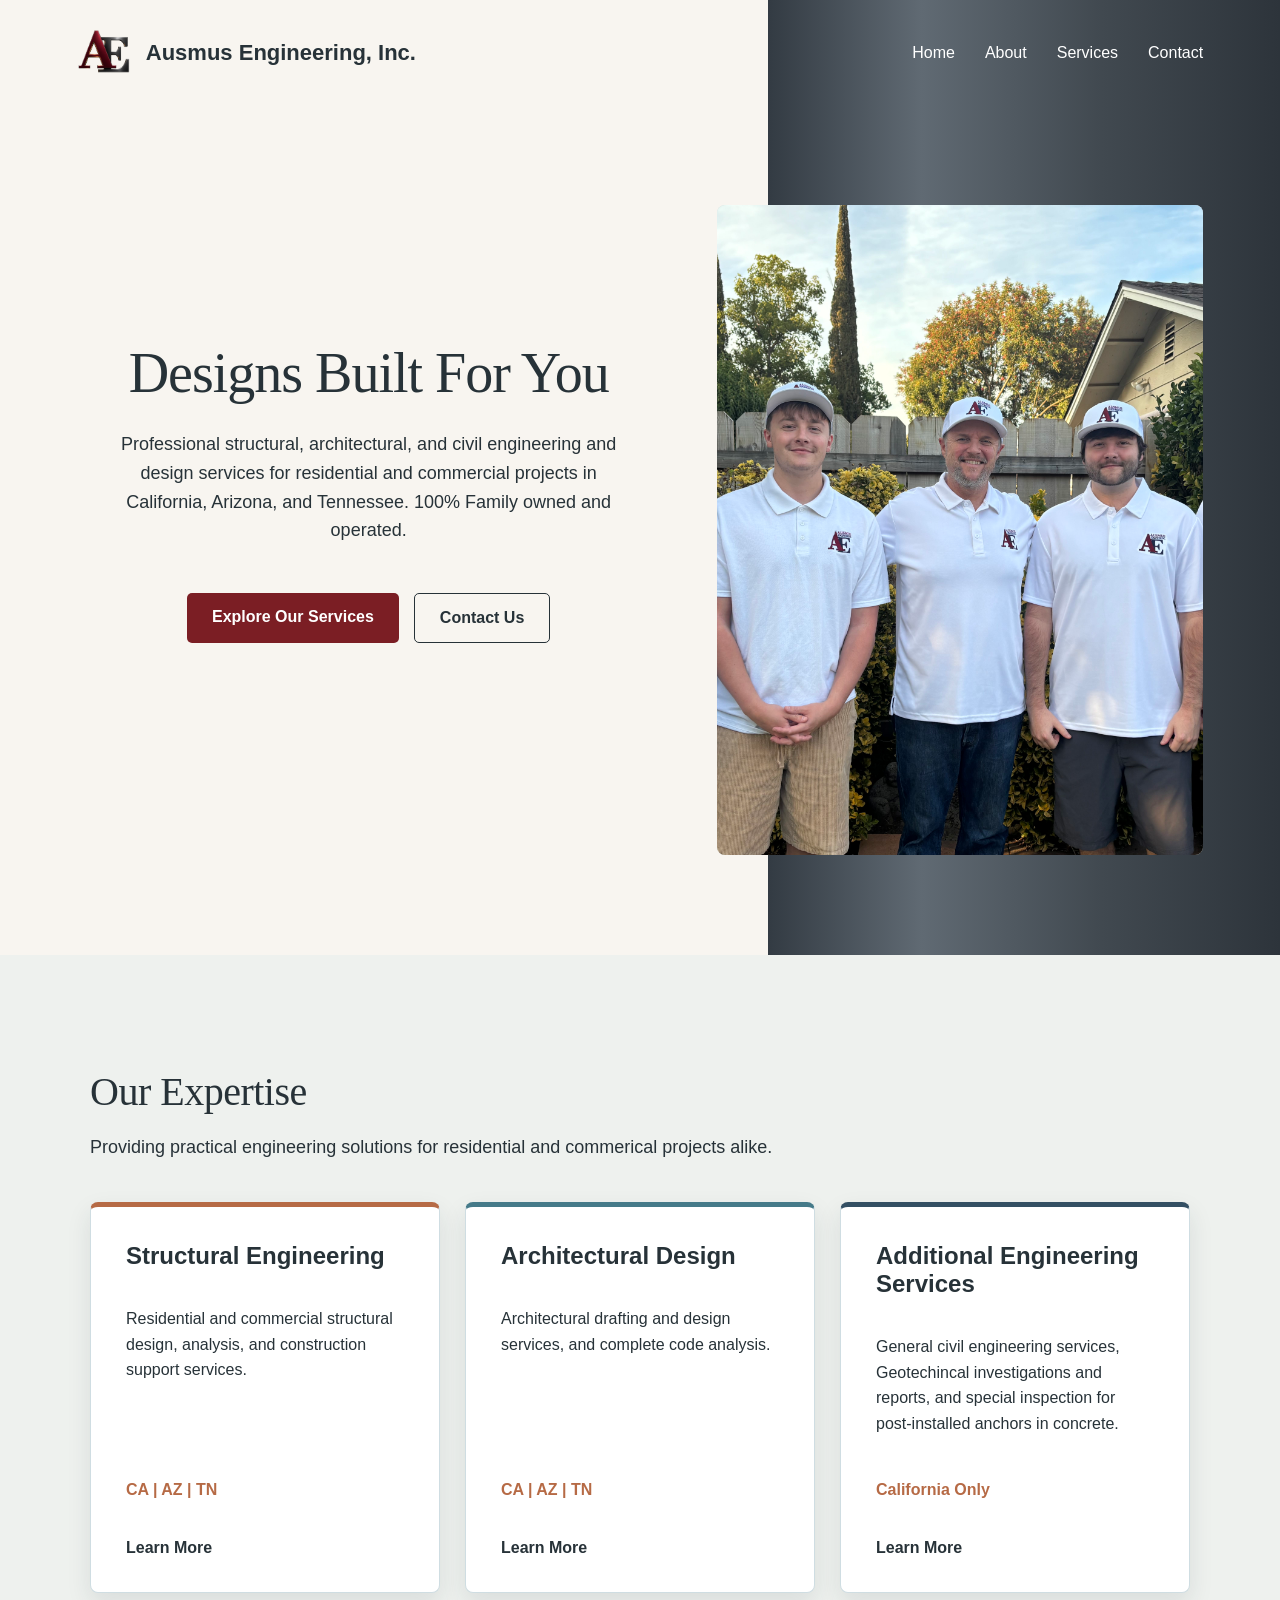
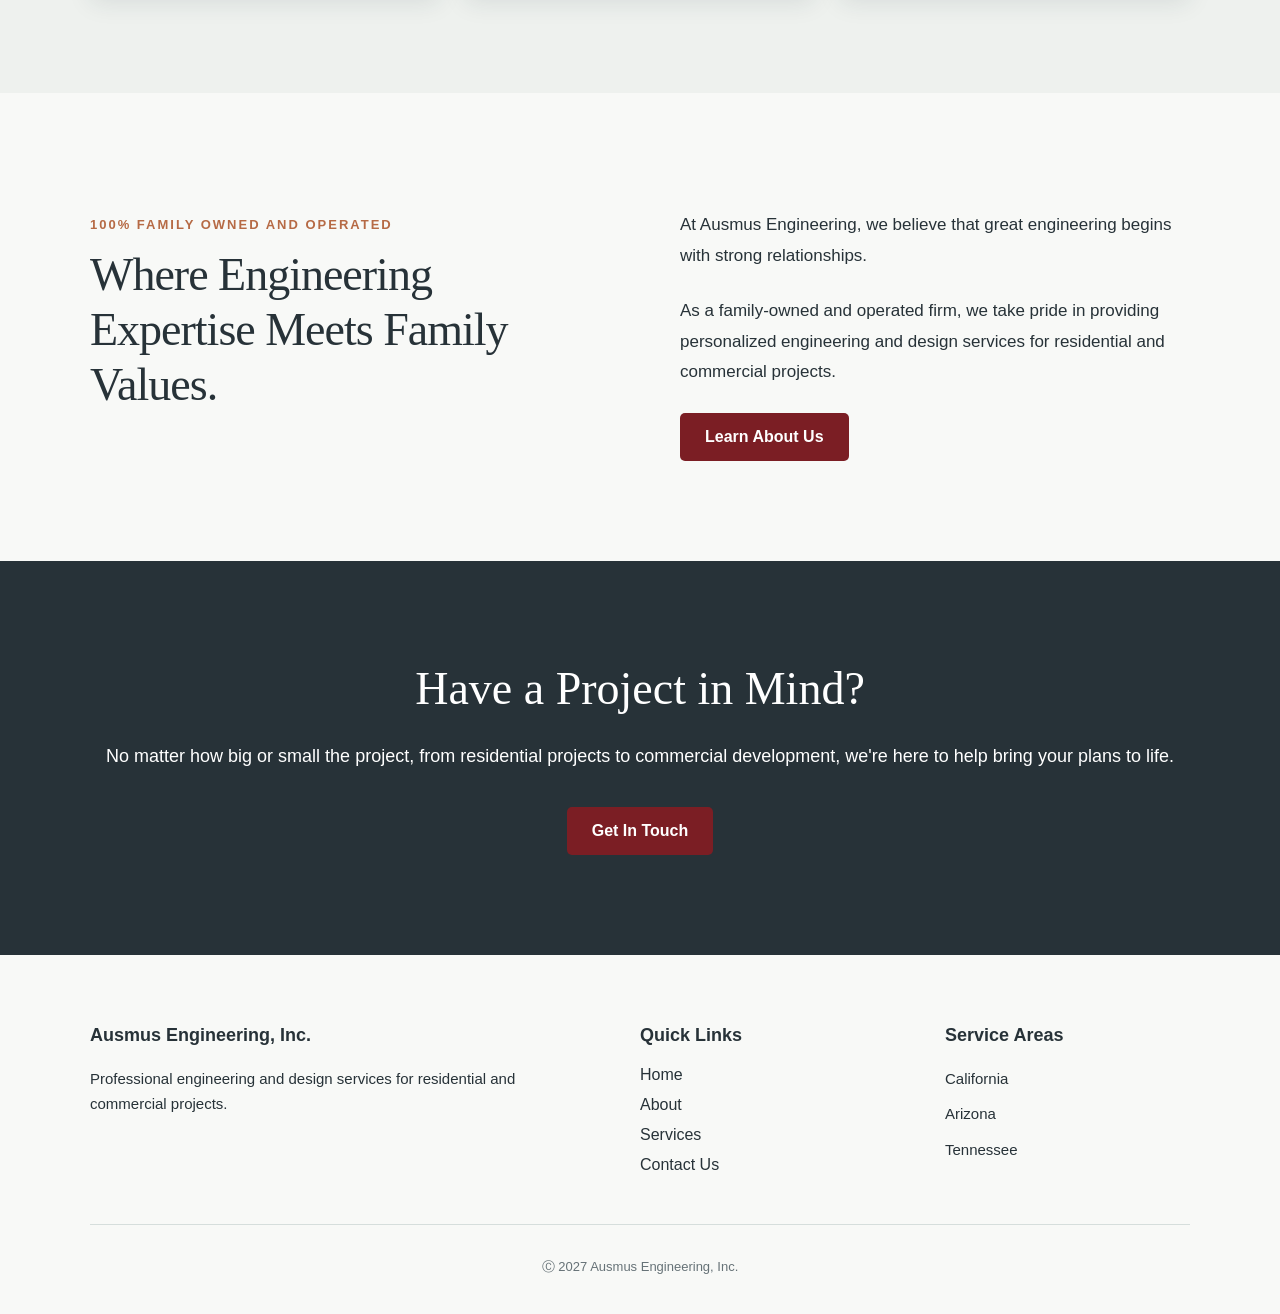
<file: index.html>
<!DOCTYPE html>
<html lang="en">

<head>
    <meta charset="UTF-8">
    <meta name="viewport"
    content="width=device-width, initial-scale=1.0">

    <title>Structural Engineering in CA, AZ, & TN | Ausmus Engineering</title>

    <meta
        name="description"
        content="Ausmus Engineering provides structural engineering and architectural design 
        for residential and commercial projects in California, Arizona, and Tennessee. As well
        as resolving buildings constructed without permits/unpermitted. Family-owned.
        Contact out team." >

    <link rel="stylesheet" href="styles.css"> 

    <link rel="icon" type="image/png" sizes="48x48" href="/images/newlogo.png"> 

</head>

<body class="home-page"> 

    <header class="site-header">

        <div class="site-brand">

            <a href="index.html" aria-label="Ausmus Engineering homepage">
                <img
                    src="images/newlogo.png"
                    alt=""
                    class="site-logo"
                >

            </a>

            <h2>Ausmus Engineering, Inc.</h2>

        </div>
        
        <button 
            class="menu-toggle"
            type="button"
            aria-label="Open navigation menu"
            aria-expanded="false"
            aria-controls="site-navigation"
        >
            ☰
        </button>

        <nav class="site-nav" id="site-navigation">

            <a href="index.html">Home</a>
            <a href="about.html">About</a>
            <a href="services.html">Services</a>
            <a href="contact.html">Contact</a>

        </nav>

    </header>

    <main>

        <section class="hero">
            
            <div class="hero-text">

                <div class="hero-copy-box">

                <h1>Designs Built For You</h1>

                <p>
                Professional structural, architectural, and civil engineering and design services for residential
                and commercial projects in California, Arizona, and Tennessee. 100% Family owned and operated. 
                </p>

                </div>

                <div class="hero-buttons">

                    <a href="services.html" class="button button-primary">
                        Explore Our Services
                    </a>

                    <a href="contact.html" class="button button-secondary">
                        Contact Us
                    </a>

                </div>

            </div>

            <div class="hero-image">
                <img src="images/group.jpeg" alt="The Ausmus Engineering Team">
            </div>

        </section>

        <section class="services-preview">

            <div class="services-heading">

                <h2>Our Expertise</h2>

                <p> Providing practical engineering solutions for residential and commerical projects alike.</p>

            </div>

            <div class="services-grid">

                <div class="service-card">

                    <h3>Structural Engineering</h3>

                    <p> Residential and commercial structural design, analysis, and construction support services.</p>

                    <p class="service-region"> 
                        CA | AZ | TN </p>

                        <a href="services.html"> Learn More </a>

                </div>

                <div class="service-card">

                    <h3> Architectural Design </h3>

                    <p> Architectural drafting and design services, and complete code analysis. </p>

                    <p class="service-region">
                        CA | AZ | TN
                    </p>

                    <a href="services.html"> Learn More </a>

            </div>

            <div class="service-card">

                <h3> Additional Engineering Services</h3>

                <p> General civil engineering services, Geotechincal investigations and reports,
                    and special inspection for post-installed anchors in concrete.
                </p>

                <p class="service-region">
                    California Only
                </p>

                <a href="services.html"> Learn More </a>

            </div>

            </div>
        
        </section>

        <section class="about-preview">

            <div class="about-preview-inner">

                <div class="about-preview-title">

                <p class="eyebrow">
                    100% Family Owned and Operated
                </p>

                <h2> Where Engineering Expertise Meets Family Values. </h2>

            </div>

            <div class="about-preview-content">

                <p> At Ausmus Engineering, we believe that great engineering begins with strong relationships. </p>

                <p> As a family-owned and operated firm, we take pride in providing personalized engineering and
                    design services for residential and commercial projects. 
                </p>

                <a href="about.html" class="button button-primary"> Learn About Us </a>

            </div>

        </div>

        </section>

        <section class="contact-cta">
            
            <div class="contact-cta-content">

                <h2> Have a Project in Mind? </h2>

                <p> No matter how big or small the project, from residential projects to commercial development,
                    we're here to help bring your plans to life.
                </p>

                <a href="contact.html" class="button button-primary"> Get In Touch </a>

            </div>

        </section>

    </main>

    <footer class="site-footer">

        <div class="footer-container">

            <div class="footer-column">

                <h3> Ausmus Engineering, Inc. </h3>

                <p> Professional engineering and design services for residential and commercial projects. </p>

            </div>

            <div class="footer-column">

                <h3> Quick Links </h3>

                <nav class="footer-nav">

                    <a href="index.html"> Home </a>
                    <a href="about.html"> About </a>
                    <a href="services.html"> Services </a>
                    <a href="contact.html"> Contact Us </a>

                </nav>

            </div>

            <div class="footer-column">

                <h3> Service Areas </h3>

                <p> California </p>
                <p> Arizona </p>
                <p> Tennessee </p>

            </div>

        </div>

        <div class="footer-bottom">

            <p> Ⓒ 2027 Ausmus Engineering, Inc. </p>
            
        </div>
        
    </footer>

    <script src="script.js"></script>
    
</body>
</html>
</file>
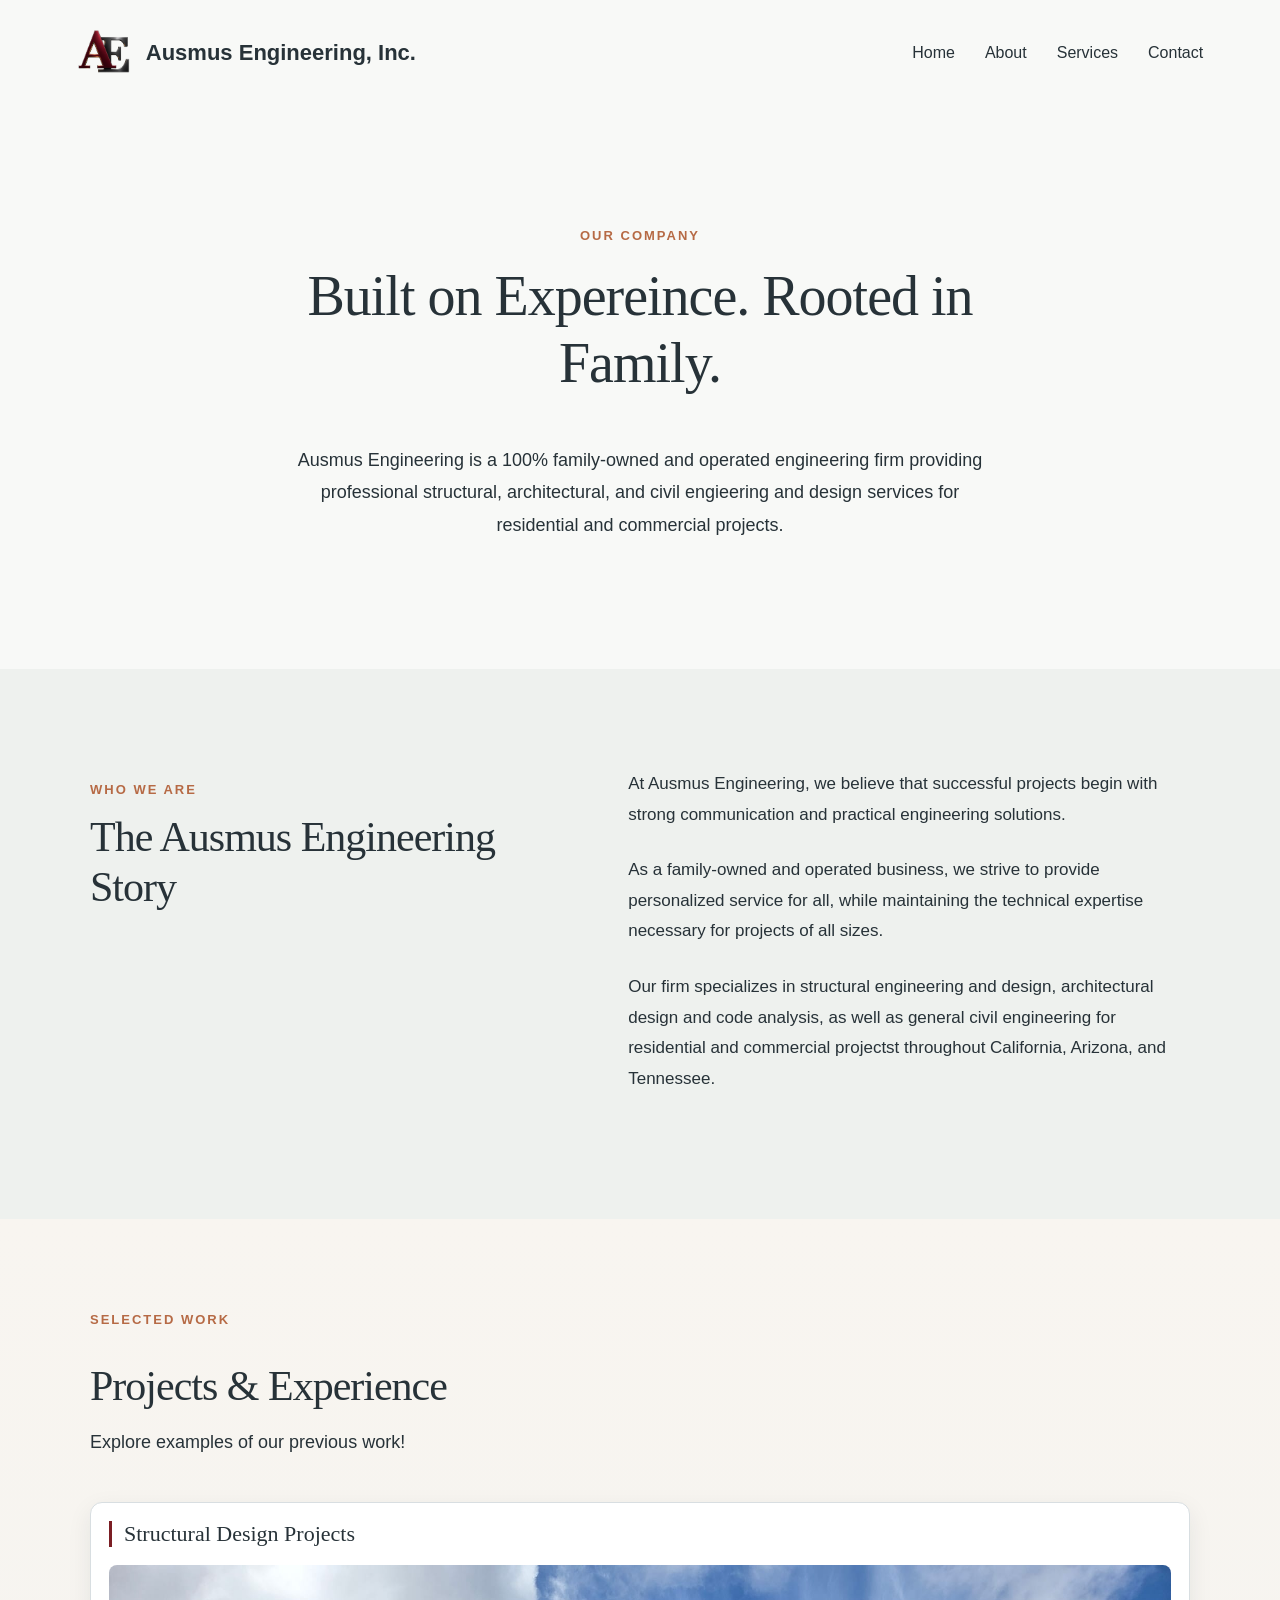
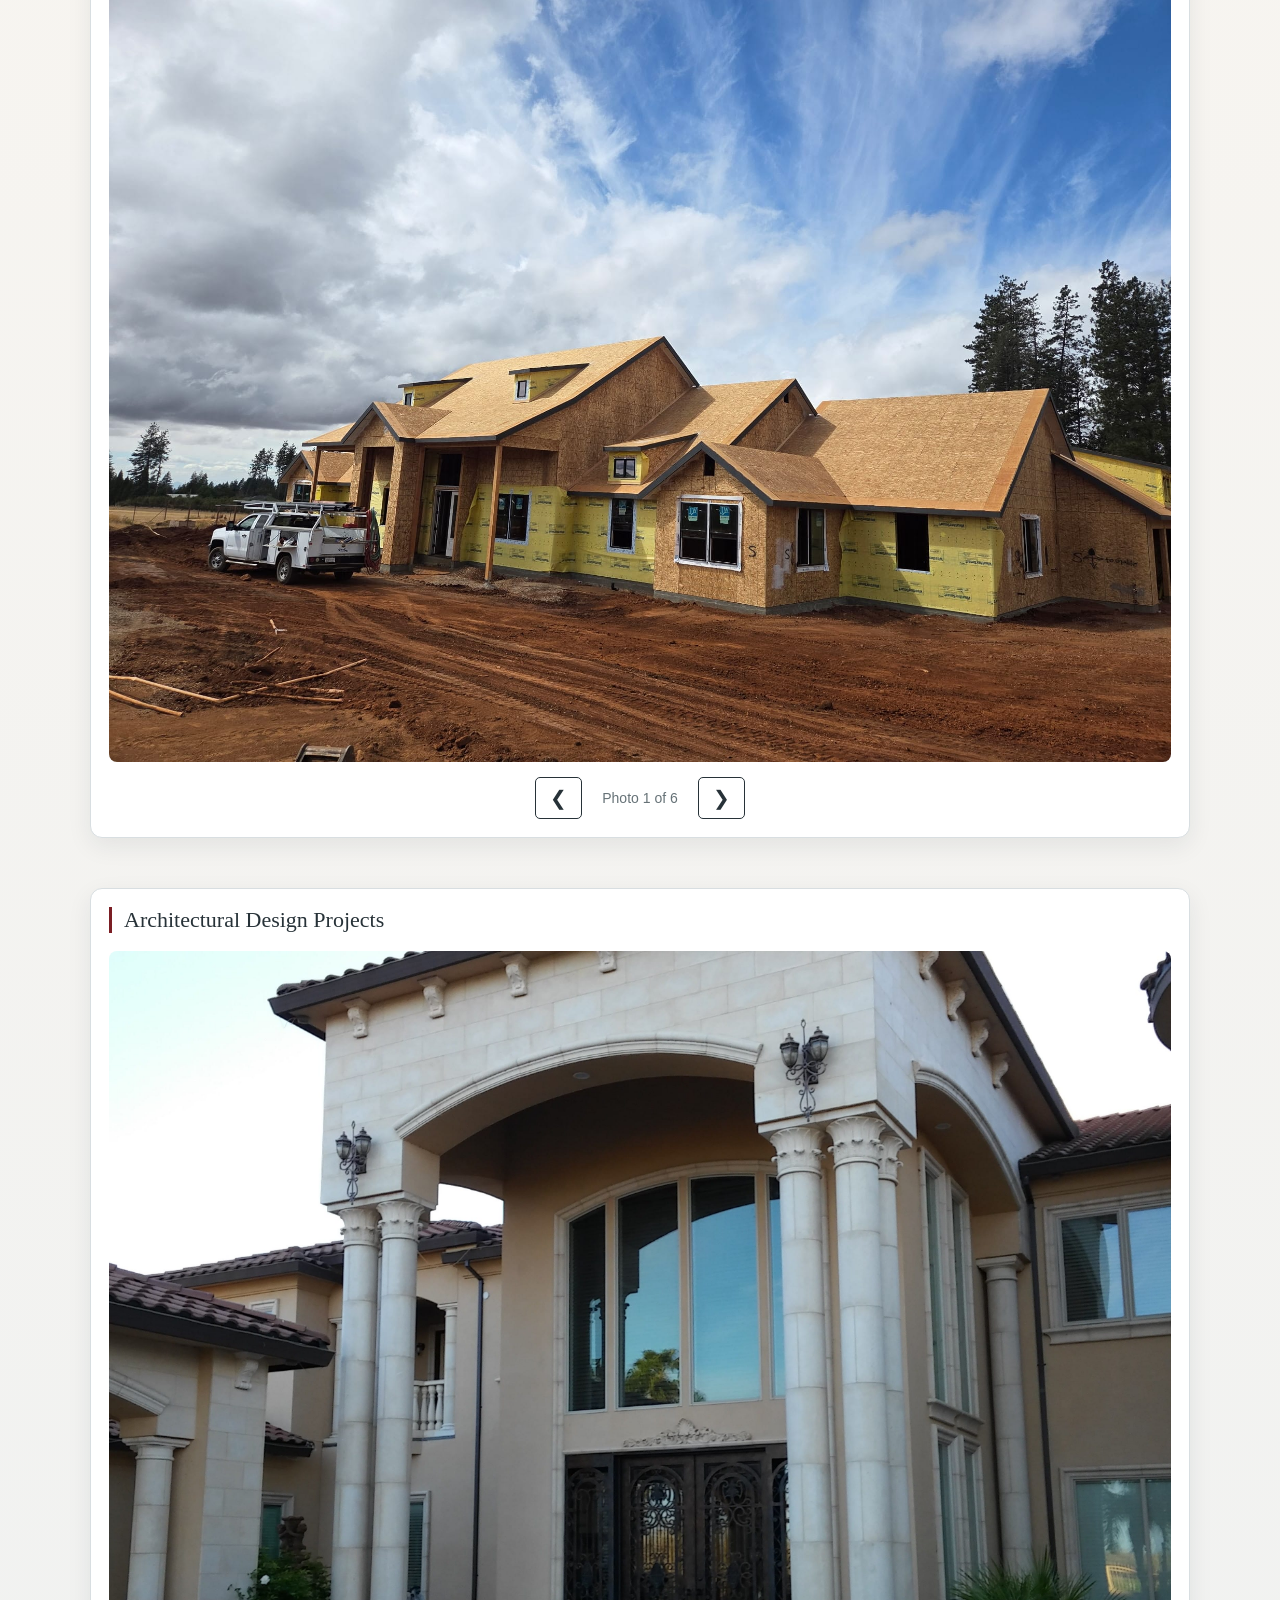
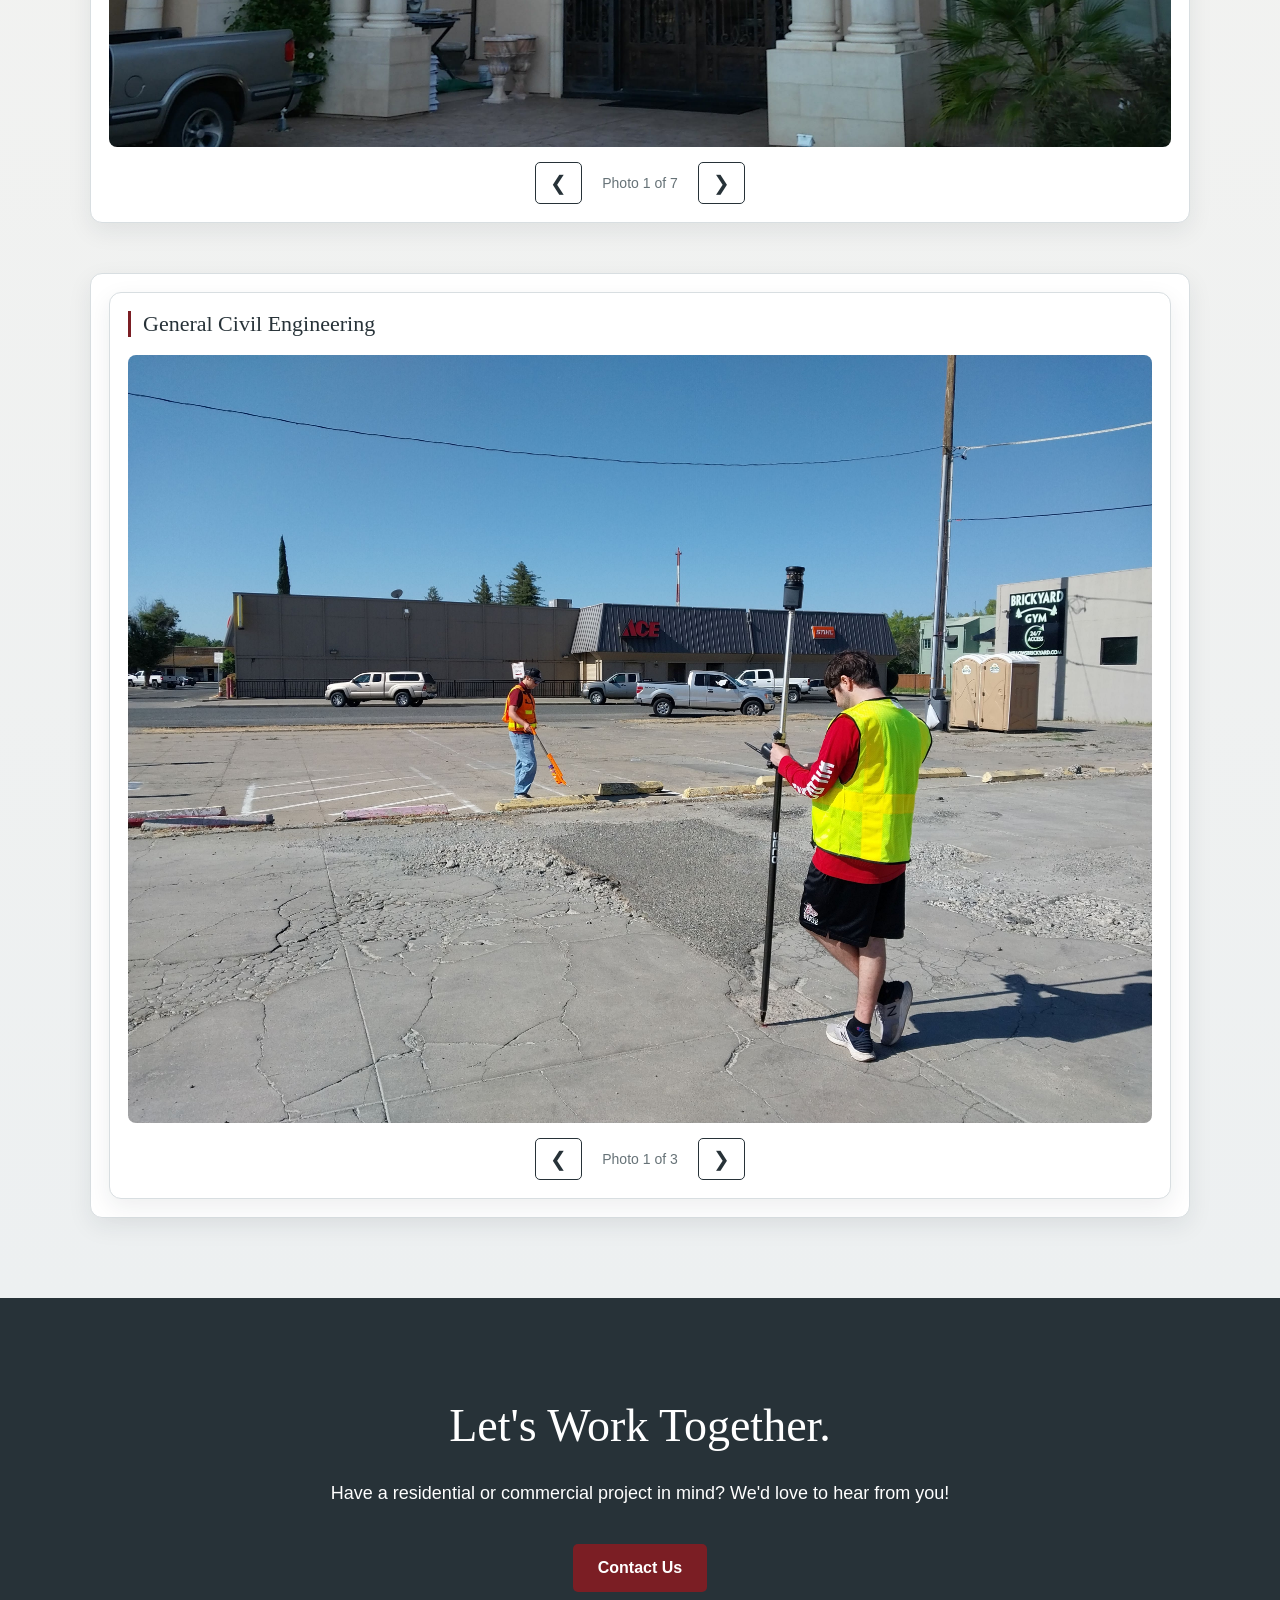
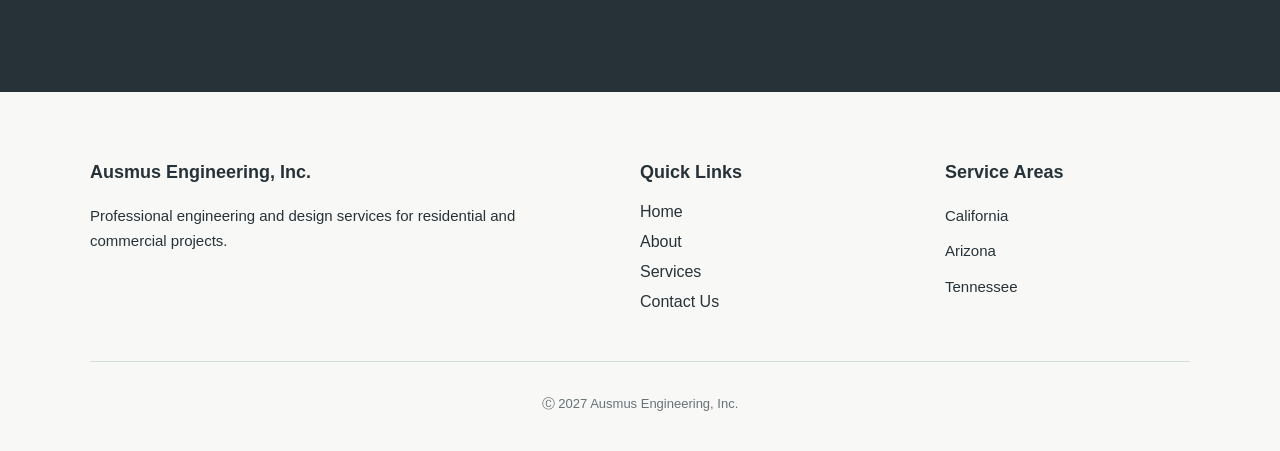
<file: about.html>
<!DOCTYPE html>
<html lang="en">

<head>
    <meta charset="UTF-8">
    <meta name="viewport"
    content="width=device-width, initial-scale=1.0">

    <title> About Our Family-Owned Engineering Firm | Ausmus Engineering, Inc. </title>

    <meta
        name="description"
        content="Meet Ausmus Engineering, a family-owned engineering firm serving residential
        and commercial clients in California, Arizona, and Tennessee. Explore our story and projects"
    >

    <link rel="stylesheet" href="styles.css"> 

    <link rel="icon" type="image/png" sizes="48x48" href="/images/newlogo.png"> 

</head>

<body class="about-page"> 

    <header class="site-header">

        <div class="site-brand">

            <a href="index.html" aria-label="Ausmus Engineering homepage">
                <img
                    src="images/newlogo.png"
                    alt=""
                    class="site-logo"
                >

            </a>

            <h2>Ausmus Engineering, Inc.</h2>

        </div>

        <button 
            class="menu-toggle"
            type="button"
            aria-label="Open navigation menu"
            aria-expanded="false"
            aria-controls="site-navigation"
        >
            ☰
        </button>

        <nav class="site-nav" id="site-navigation">

            <a href="index.html">Home</a>
            <a href="about.html">About</a>
            <a href="services.html">Services</a>
            <a href="contact.html">Contact</a>

        </nav>

    </header>

    <main>

        <section class="about-hero">

            <div class="about-hero-inner">

                <p class="eyebrow"> Our Company </p>

                <h1> Built on Expereince. Rooted in Family. </h1>

                <p> Ausmus Engineering is a 100% family-owned and operated engineering firm providing
                    professional structural, architectural, and civil engieering and design services for
                    residential and commercial projects.
                </p>

            </div>

        </section>

        <section class="about-story">

            <div class="about-story-inner">

                <div class="story-heading">

                    <p class="eyebrow"> Who We Are </p>

                    <h2> The Ausmus Engineering Story </h2>

                </div>

                <div class="story-content">

                    <p> At Ausmus Engineering, we believe that successful projects begin with strong communication
                        and practical engineering solutions.
                    </p>

                    <p> As a family-owned and operated business, we strive to provide personalized service for all,
                        while maintaining the technical expertise necessary for projects of all sizes.
                    </p>

                    <P> Our firm specializes in structural engineering and design, architectural design and code
                        analysis, as well as general civil engineering for residential and commercial projectst
                        throughout California, Arizona, and Tennessee. 
                    </P>

                </div>

            </div>

        </section>

        <section class="projects about-projects">

            <div class="projects-container">

                <p class="eyebrow"> Selected Work </p>

                <h2> Projects & Experience </h2>

                <p class="projects-intro"> Explore examples of our previous work! </p>

                <div class="projects-grid"> 

                    <figure class="project-card"
                    id="structural-carousel">

                    <figcaption> Structural Design Projects </figcaption>

                        <img
                            class="carousel-image"
                            src="images/struct1.jpg"
                            alt="Structural engineering projects"
                        >

                        <div class="carousel-controls">

                            <button
                                class="carousel-prev"
                                type="button"
                                aria-label="Previous structural engineering photograph"
                            >
                                ❮ </button>

                            <span class="carousel-counter" aria-live="polite">
                                Photo 1 of 6
                            </span>

                            <button
                                class="carousel-next"
                                type="button"
                                aria-label="Next structural engineering photograph"
                            >
                                ❯ </button>
                        </div>

                    </figure>

                    <figure class="project-card" id="architectural-carousel">

                        <figcaption> Architectural Design Projects </figcaption>

                        <img
                            class="carousel-image"
                            src="images/arch1.jpg"
                            alt="Architectural project"
                            loading="lazy"
                        >

                        <div class="carousel-controls">

                            <button
                                class="carousel-prev"
                                type="button"
                                aria-label="Previous architectural photograph"
                            > 
                                ❮ </button>

                            <span class="carousel-counter" aria-live="polite">
                                Photo 1 of 7
                            </span>

                            <button 
                                class="carousel-next"
                                type-button="button"
                                aria-label="Next architectural photograph"
                            > ❯ </button>
                            
                        </div>

                    </figure>

                    <figure class="project-card">

                         <figure class="project-card" id="civil-carousel">

                        <figcaption> General Civil Engineering </figcaption>

                        <img
                            class="carousel-image"
                            src="images/civil1.jpg"
                            alt="Civil engineering project"
                            loading="lazy"
                        >

                        <div class="carousel-controls">

                            <button
                                class="carousel-prev"
                                type="button"
                                aria-label="Previous civil photograph"
                            > 
                                ❮ </button>

                            <span class="carousel-counter" aria-live="polite">
                                Photo 1 of 3
                            </span>

                            <button 
                                class="carousel-next"
                                type-button="button"
                                aria-label="Next civil photograph"
                            > ❯ </button>
                            
                        </div>

                    </figure>

                </div>

            </div>

        </section>

        <section class="contact-cta">

            <div class="contact-cta-content">

                <h2> Let's Work Together. </h2>

                <p> Have a residential or commercial project in mind? We'd love to hear from you! </p>

                <a href="contact.html" class="button button-primary"> Contact Us </a>

            </div>

        </section>

    </main>

    <footer class="site-footer">

        <div class="footer-container">

            <div class="footer-column">

                <h3> Ausmus Engineering, Inc. </h3>

                <p> Professional engineering and design services for residential and commercial projects. </p>

            </div>

            <div class="footer-column">

                <h3> Quick Links </h3>

                <nav class="footer-nav">

                    <a href="index.html"> Home </a>
                    <a href="about.html"> About </a>
                    <a href="services.html"> Services </a>
                    <a href="contact.html"> Contact Us </a>

                </nav>

            </div>

            <div class="footer-column">

                <h3> Service Areas </h3>

                <p> California </p>
                <p> Arizona </p>
                <p> Tennessee </p>

            </div>

        </div>

        <div class="footer-bottom">

            <p> Ⓒ 2027 Ausmus Engineering, Inc. </p>
            
        </div>
        
    </footer>

    <script src="script.js"></script>

</body>
</html>
</file>
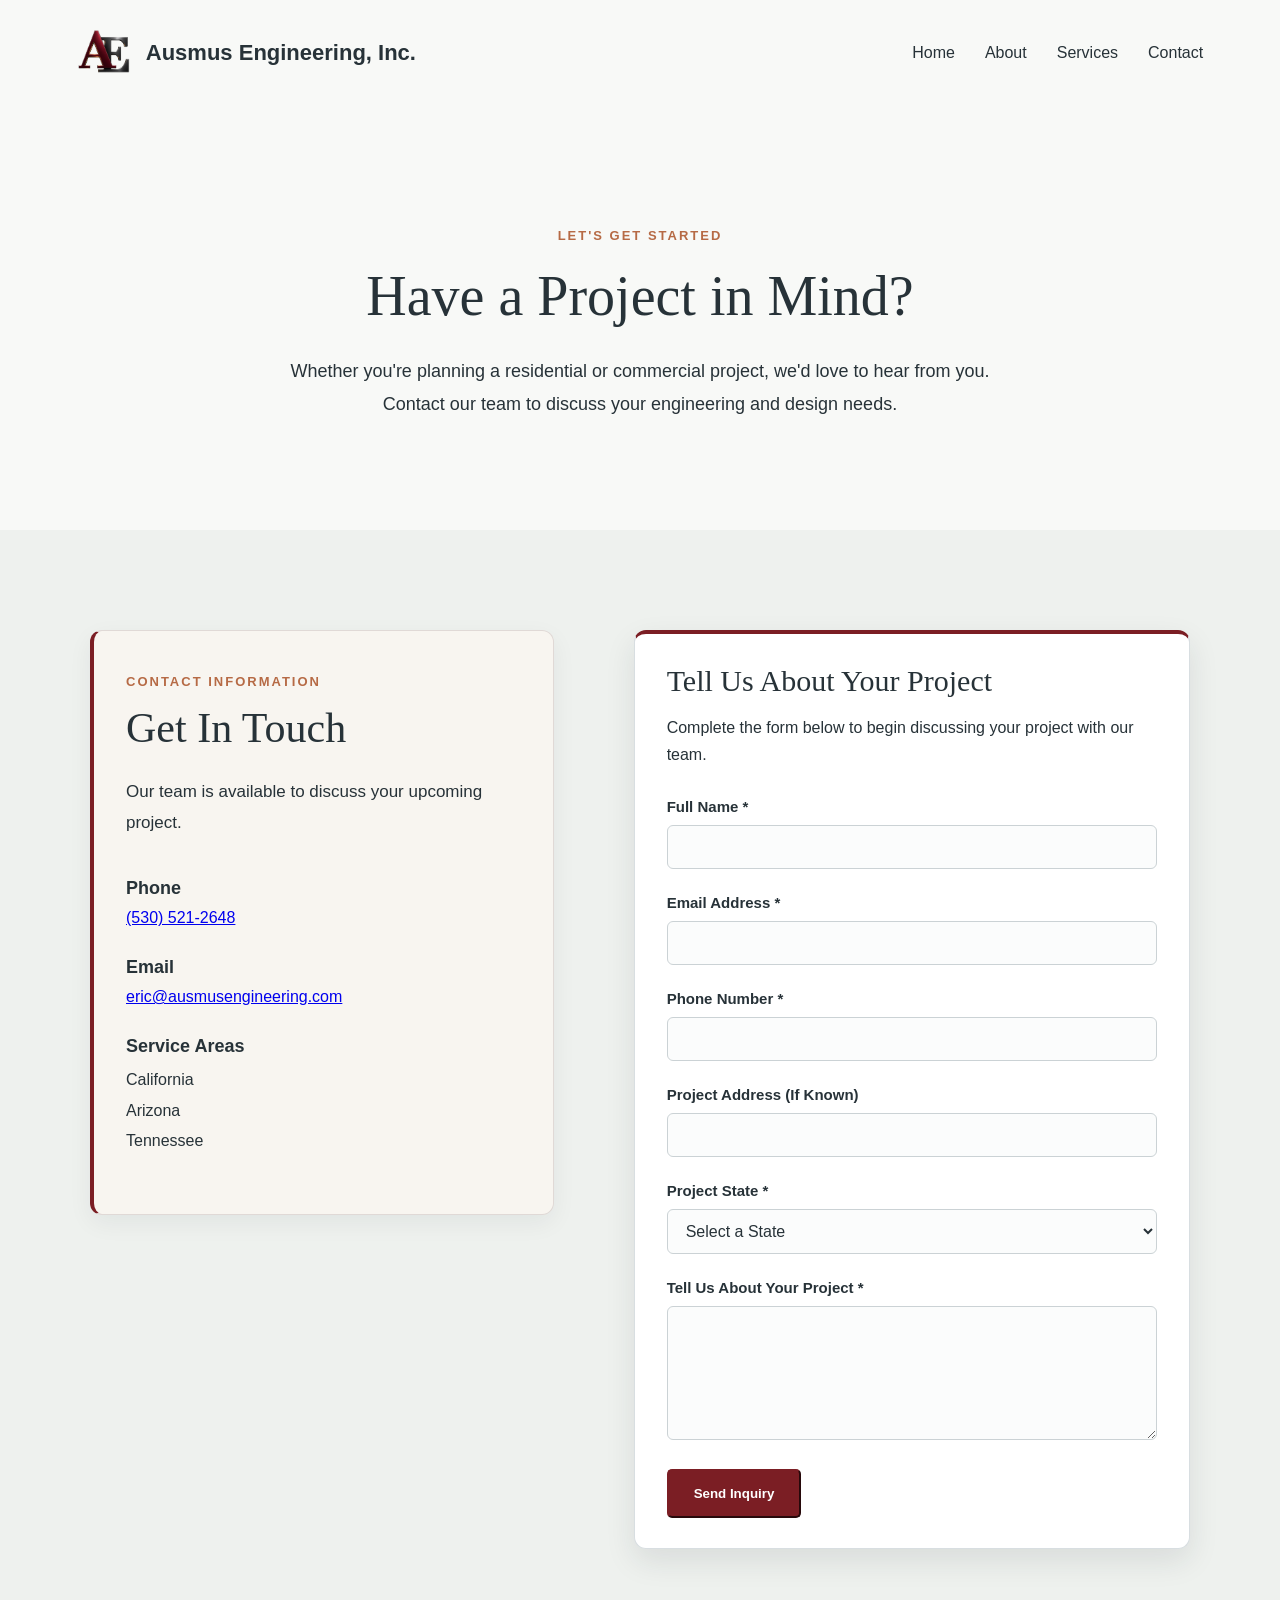
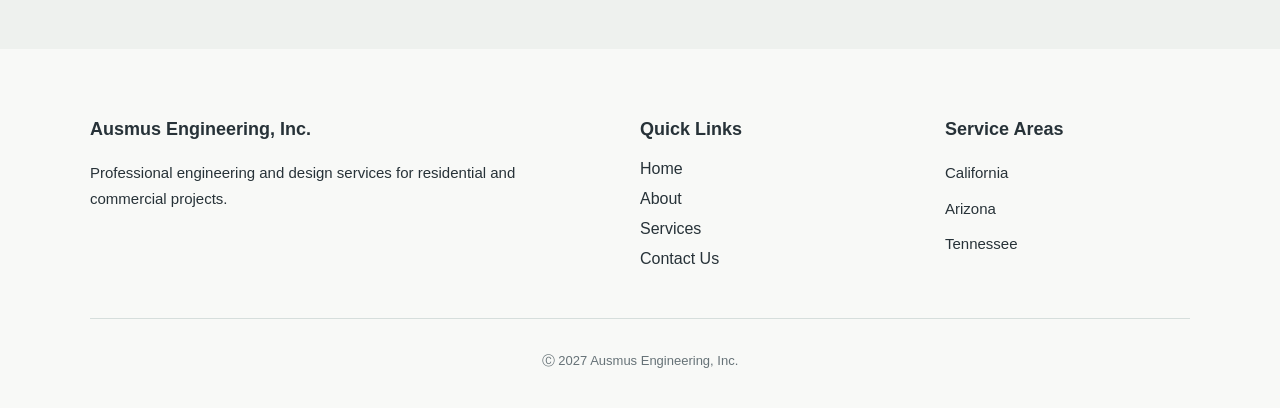
<file: contact.html>
<!DOCTYPE html>
<html lang="en">

<head>
    <meta charset="UTF-8">
    <meta name="viewport"
    content="width=device-width, initial-scale=1.0">

    <title> Contact Our Engineering Team | Ausmus Engineering, Inc. </title>

    <meta
        name="description"
        content="Contact Ausmus Engineering to discuss your residential or commercial project.
        Submit an engineering inquiry for projects in California, Arizona, or Tennessee"
    >

    <link rel="stylesheet" href="styles.css"> 

    <link rel="icon" type="image/png" sizes="48x48" href="/images/newlogo.png"> 

</head>

<body class="contact-page"> 

    <header class="site-header">

        <div class="site-brand">

            <a href="index.html" aria-label="Ausmus Engineering homepage">
                <img
                    src="images/newlogo.png"
                    alt=""
                    class="site-logo"
                >

            </a>

            <h2>Ausmus Engineering, Inc.</h2>

        </div>

        <button 
            class="menu-toggle"
            type="button"
            aria-label="Open navigation menu"
            aria-expanded="false"
            aria-controls="site-navigation"
        >
            ☰
        </button>

        <nav class="site-nav" id="site-navigation">

            <a href="index.html">Home</a>
            <a href="about.html">About</a>
            <a href="services.html">Services</a>
            <a href="contact.html">Contact</a>

        </nav>

    </header>

    <main>
        <section class="contact-hero">

            <div class="contact-hero-inner">

                <p class="eyebrow"> Let's Get Started </p>

                <h1> Have a Project in Mind? </h1>

                <p> Whether you're planning a residential or commercial project, we'd love to hear from you.
                    Contact our team to discuss your engineering and design needs.
                </p>

            </div>

        </section>

        <section class="contact-section">

            <div class="contact-container"> 

                <div class="contact-information  contact-info-panel">

                    <p class="eyebrow"> Contact Information </p>

                    <h2> Get In Touch </h2>

                    <p> Our team is available to discuss your upcoming project. </p>

                    <div class="contact-detail"> 

                        <h3> Phone </h3>

                        <a href="tel:+15305212648"> (530) 521-2648 </a>

                    </div>

                    <div class="contact-detail">

                        <h3> Email </h3>

                        <a href="mailto:eric@ausmusengineering.com"> eric@ausmusengineering.com </a>

                    </div>

                    <div class="contact-detail">

                        <h3> Service Areas </h3>

                        <p> California </p>
                        <p> Arizona </p>
                        <p> Tennessee </p>

                    </div>

                </div>

                <div class="contact-form-container contact-form-panel">

                    <h2> Tell Us About Your Project </h2>

                    <p> Complete the form below to begin discussing your project with our team. </p>

                    <form
                        id="project-inquiry"
                        action="https://formspree.io/f/mqppgnpv"
                        method="POST"
                    >

                        <div class="form-group">

                            <label for="name"> Full Name *</label>

                            <input
                                type="text"
                                id="name"
                                name="name"
                                required
                            >

                        </div>

                        <div class="form-group"> 

                            <label for="email"> Email Address *</label>

                            <input
                                type="email"
                                id="email"
                                name="email"
                                required
                            >

                        </div>

                        <div class="form-group">

                            <label for="phone"> Phone Number *</label>

                            <input
                                type="tel"
                                id="phone"
                                name="phone"
                                required
                            >

                        </div>

                            <div class="form-group"> 

                            <label for="project-address"> Project Address (If Known) </label>

                            <input
                                type="text"
                                id="project-adress"
                                name="project-adress"
                            >

                        </div>

                        <div class="form-group">

                            <label for="project-state"> Project State * </label>

                            <select
                                id="project-state"
                                name="project-state"
                                required
                            >
                        
                            <option value="" disabled selected> Select a State </option>

                            <option value="CA"> California </option>
                            <option value="AZ"> Arizona </option>
                            <option value="TN"> Tennessee </option>

                        </select>

                        </div>

                        <div class="form-group">

                            <label for="message"> Tell Us About Your Project * </label>

                            <textarea
                                id="message"
                                name="message"
                                rows="6"
                                required
                            ></textarea>

                        </div>

                        <button
                            type="submit"
                            class="button button-primary"
                        >
                            Send Inquiry </button>

                    </form>

                </div>

            </div>

        </section>

    </main>

    <footer class="site-footer">

        <div class="footer-container">

            <div class="footer-column">

                <h3> Ausmus Engineering, Inc. </h3>

                <p> Professional engineering and design services for residential and commercial projects. </p>

            </div>

            <div class="footer-column">

                <h3> Quick Links </h3>

                <nav class="footer-nav">

                    <a href="index.html"> Home </a>
                    <a href="about.html"> About </a>
                    <a href="services.html"> Services </a>
                    <a href="contact.html"> Contact Us </a>

                </nav>

            </div>

            <div class="footer-column">

                <h3> Service Areas </h3>

                <p> California </p>
                <p> Arizona </p>
                <p> Tennessee </p>

            </div>

        </div>

        <div class="footer-bottom">

            <p> Ⓒ 2027 Ausmus Engineering, Inc. </p>
            
        </div>
        
    </footer>

    <script src="script.js"></script>

</body>
</html>
</file>
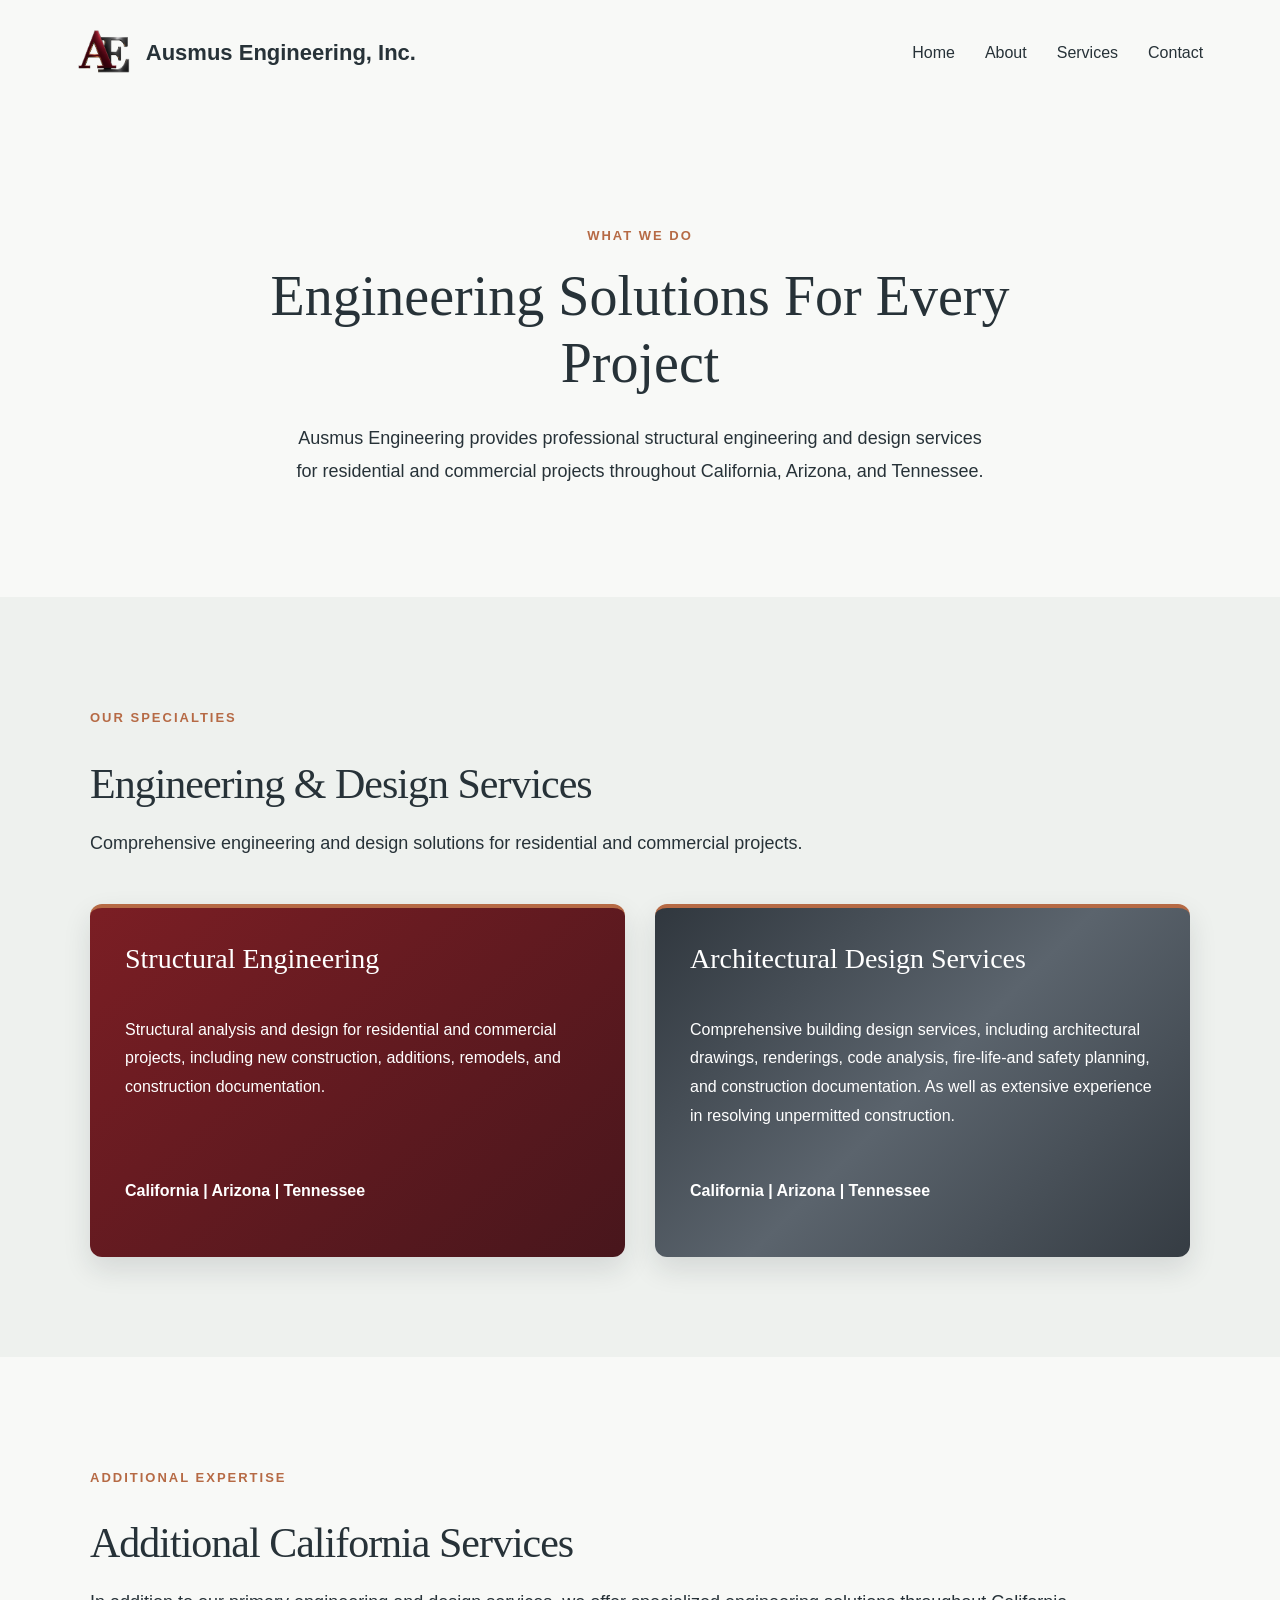
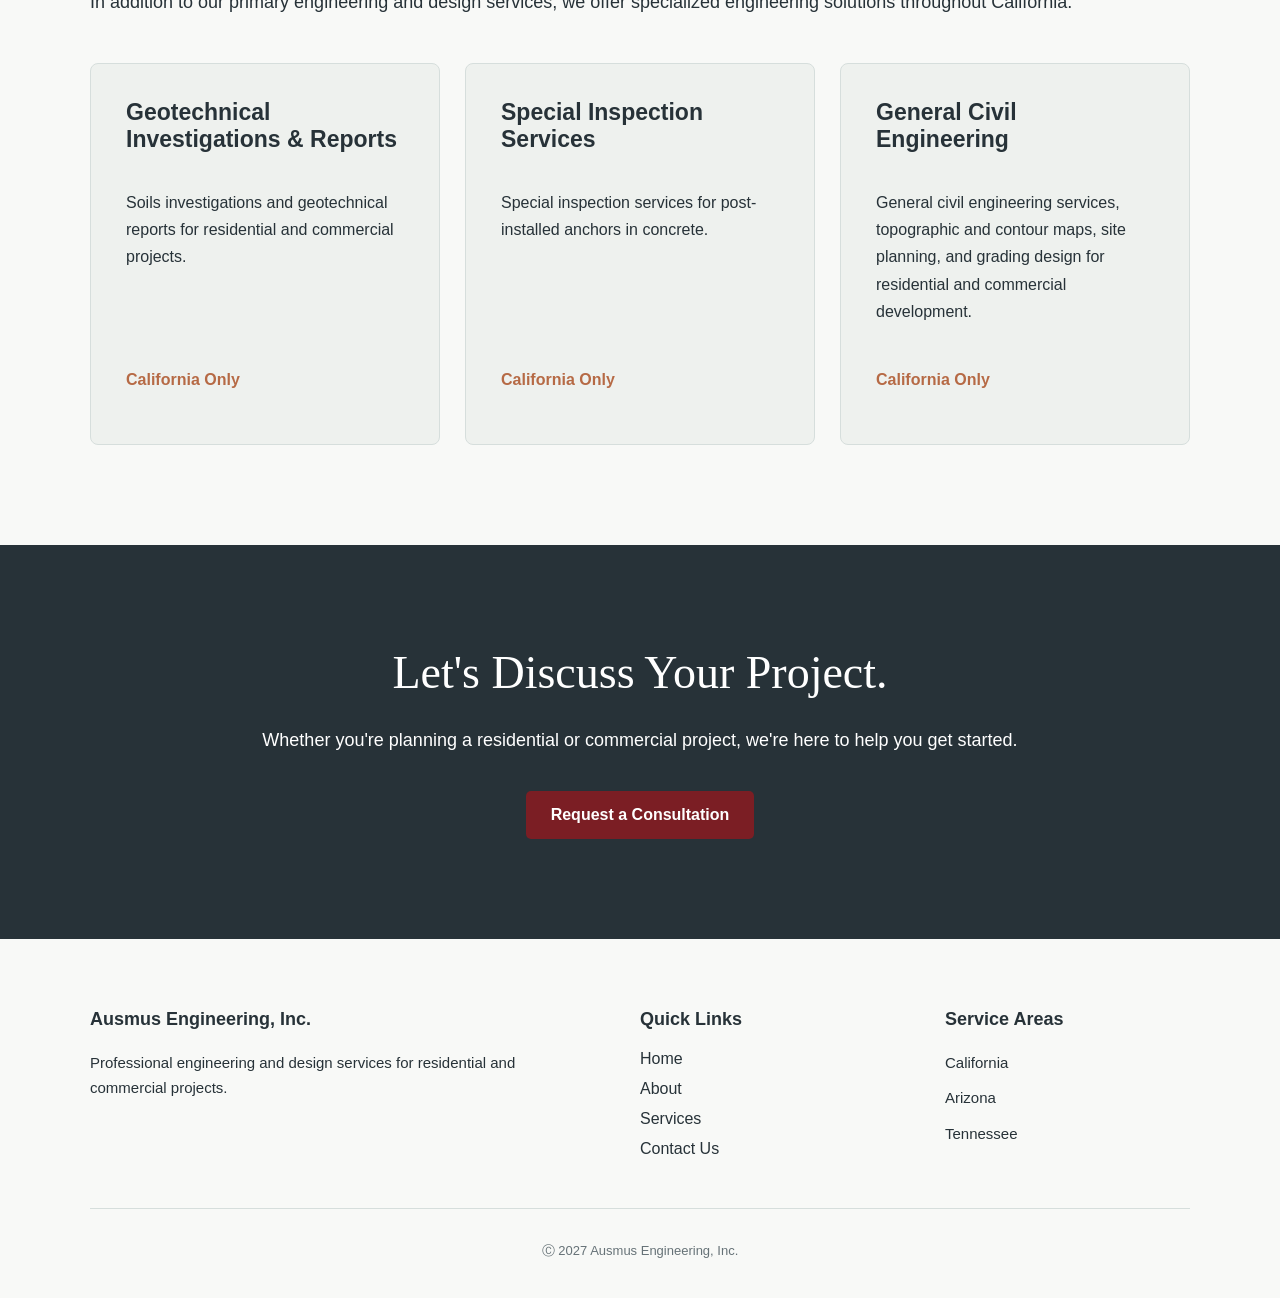
<file: services.html>
<!DOCTYPE html>
<html lang="en">

<head>
    <meta charset="UTF-8">
    <meta name="viewport"
    content="width=device-width, initial-scale=1.0">

    <title> Engineering &amp; Design Services | Ausmus Engineering, Inc. </title>

    <meta
        name="description"
        content="Explore Ausmus Engineering's residential and commercial structural engineering services
        in California, Arizona, and Tennessee, plus additional California engineering sercives such as
        general civil services, geotechinal reports, and topographic surveys"
    >

    <link rel="stylesheet" href="styles.css"> 

    <link rel="icon" type="image/png" sizes="48x48" href="/images/newlogo.png"> 

</head>

<body class="services-page"> 

    <header class="site-header">

        <div class="site-brand">

            <a href="index.html" aria-label="Ausmus Engineering homepage">
                <img
                    src="images/newlogo.png"
                    alt=""
                    class="site-logo"
                >

            </a>

            <h2>Ausmus Engineering, Inc.</h2>

        </div>

        <button 
            class="menu-toggle"
            type="button"
            aria-label="Open navigation menu"
            aria-expanded="false"
            aria-controls="site-navigation"
        >
            ☰
        </button>

        <nav class="site-nav" id="site-navigation">

            <a href="index.html">Home</a>
            <a href="about.html">About</a>
            <a href="services.html">Services</a>
            <a href="contact.html">Contact</a>

        </nav>

    </header>

    <main>

        <section class="services-page-hero">

            <p class="eyebrow"> What We Do </p>

            <h1> Engineering Solutions For Every Project </h1>

            <p> Ausmus Engineering provides professional structural engineering and design services
                for residential and commercial projects throughout California, Arizona, and Tennessee.
            </p>

        </section>

        <section class="services-main">

            <div class="services-container">

                <p class="eyebrow"> Our Specialties </p>

                <h2> Engineering & Design Services </h2>

                <p class="services-description"> Comprehensive engineering and design solutions
                    for residential and commercial projects.
                </p>

                <div class="featured-services-grid">

                    <article class="service-detail-card service-feature service-feature-structural">

                        <h3> Structural Engineering </h3>

                        <p> Structural analysis and design for residential and commercial projects, including
                            new construction, additions, remodels, and construction documentation. 
                        </p>

                        <p class="service-availability"> California | Arizona | Tennessee </p>

                    </article>

                    <article class="service-detail-card service-feature service-feature-architectural">

                        <h3> Architectural Design Services </h3>

                        <p> Comprehensive building design services, including architectural drawings, renderings,
                            code analysis, fire-life-and safety planning, and construction documentation. As well as
                            extensive experience in resolving unpermitted construction.  
                        </p>

                         <p class="service-availability"> California | Arizona | Tennessee </p>

                    </article>
                </div>
            </div>
        </section>

        <section class="services-california">

            <div class="services-container service-california">

                <p class="eyebrow"> Additional Expertise </p>

                <h2> Additional California Services </h2>

                <p class="services-description"> In addition to our primary engineering and design services,
                    we offer specialized engineering solutions throughout California.
                </p>

                <div class="california-services-grid">

                    <article class="california-service-card">

                        <h3> Geotechnical Investigations & Reports </h3>

                        <p> Soils investigations and geotechnical reports for residential and commercial projects. </p>

                        <p class="service-availability"> California Only </p>

                    </article>

                    <article class="california-service-card">

                        <h3> Special Inspection Services </h3>

                        <p> Special inspection services for post-installed anchors in concrete. </p>

                        <p class="service-availability"> California Only </p>

                    </article>

                    <article class="california-service-card">

                        <h3> General Civil Engineering </h3>

                        <p> General civil engineering services, topographic and contour maps, site planning, and
                            grading design for residential and commercial development. 
                        </p>

                        <p class="service-availability"> California Only </p>
                    </article>
                </div>
            </div>
        </section>

        <section class="contact-cta">

            <div class="contact-cta-content">

                <h2> Let's Discuss Your Project. </h2>

                <p> Whether you're planning a residential or commercial project, we're here to help you get started. </p>

                <a href="contact.html" class="button button-primary"> Request a Consultation </a>
            </div>
        </section>

    </main>

    <footer class="site-footer">

        <div class="footer-container">

            <div class="footer-column">

                <h3> Ausmus Engineering, Inc. </h3>

                <p> Professional engineering and design services for residential and commercial projects. </p>

            </div>

            <div class="footer-column">

                <h3> Quick Links </h3>

                <nav class="footer-nav">

                    <a href="index.html"> Home </a>
                    <a href="about.html"> About </a>
                    <a href="services.html"> Services </a>
                    <a href="contact.html"> Contact Us </a>

                </nav>

            </div>

            <div class="footer-column">

                <h3> Service Areas </h3>

                <p> California </p>
                <p> Arizona </p>
                <p> Tennessee </p>

            </div>

        </div>

        <div class="footer-bottom">

            <p> Ⓒ 2027 Ausmus Engineering, Inc. </p>
            
        </div>
        
    </footer>

    <script src="script.js"></script>

</body>
</html>
</file>
<file: styles.css>
:root {
    --brand-maroon: #7b1e24; 
    --brand-maroon-hover: #591519; 
    --brand-copper: #b66a45;
}

body {
    margin:0;
    font-family:Arial, Helvetica, sans-serif;
    background-color: #f8f9f7;
    color: #273238;
}

header {
    display: flex;
    justify-content: space-between;
    align-items: center;

    padding: 25px 6%;

    background-color: #f8f9f7;
    border-bottom: none;
}

header h2 {
    font-size: 22px;
    margin: 0;
}

nav {
    display: flex;
    gap: 30px; 
}

nav a {
    text-decoration: none;
    color: #273238;
    font-size: 16px; 
}

nav a:hover {
    color: #b66a45;
}

.hero {
    display: flex;
    align-items: center;
    gap: 5%;

    padding: 100px 6%;
    min-height: 60vh;
}

.hero-text {
    flex: 1.2;
}

.hero-text h1 {
    font-family: Georgia, serif;
    font-size: 56px;
    font-weight: 400;
    letter-spacing: -1px;
    line-height: 1.1;
    margin-bottom: 25px;
}

.hero-text p {
    font-size: 18px;
    line-height: 1.6;
    max-width: 550px;
}

.hero-image {
    flex: 1;
    min-height: 650px;
    background-color: #d6dedc; 
    display: flex;
    justify-content: center;
    align-items: center;
    border-radius: 8px;
    position: relative;
    overflow: hidden;
}

.hero-image img {
    position: absolute;
    inset: 0;
    width: 100%;
    height: 100%;
    object-fit: cover;
    object-position: center;
}

.hero-buttons {
    display: flex;
    gap: 15px;
    margin-top: 30px;
}

.button {
    display: inline-block;
    padding: 15px 25px;
    text-decoration: none;
    font-weight: bold;
    border-radius: 5px;
}

.button-primary {
    background-color: #b66a45;
    color: white;
}

.button-secondary {
    border: 1px solid #273238;
    color: #273238
}

@media (max-width: 800px) {

    .hero {
        flex-direction: column;
        padding: 60px 6%;
    }

    .hero-image {
        width: 100%;
        min-height: 300px;
    }

    .hero-text h1 {
        font-size: 40px;
    }

    .hero-buttons {
        flex-wrap: wrap;
    }
}

.services-preview {
    padding: 80px 6% 100px;
    background-color: #eef1ee;
}

.services-heading {
    max-width: 1100px;
    margin: 0 auto 40px;
}

.services-heading h2 {
    font-family: Georgia, serif;
    font-size: 40px;
    font-weight: 400;
    letter-spacing: -0.5px;
    margin-bottom: 15px; 
}

.services-heading p {
    font-size: 18px;
    line-height: 1.6;
}

.services-grid {
    display: grid;
    grid-template-columns: repeat(3, minmax(0, 1fr));
    gap:25px;
    max-width: 1100px;
    margin: 0 auto;
}

.service-card {
    background-color: white; 
    padding: 35px;
    border: 1px solid #e5e8e5;
    border-radius: 8px;
    display: flex;
    flex-direction: column;
}

.service-card h3 {
    font-size: 24px;
    margin-top: 0;
    margin-bottom: 20px;
}

.service-card p {
    font-size: 16px;
    line-height: 1.6;
}

.service-region {
    color: #b66a45;
    font-weight: bold;
    font-size: 14px;
    margin-top: auto;
    padding-top: 25px;
}

.service-card a {
    color: #273238;
    font-weight: bold;
    text-decoration: none;
    margin-top: 20px;
}

.service-card a:hover {
    color: #b66a45;
}

@media (max-width: 800px) {

    .services-grid {
        grid-template-columns: 1fr;
    }

    .services-heading h2 {
        font-size: 32px;
    }

    .services-preview {
        padding: 60px 6%;
    }
}

.about-preview {
    padding: 100px 6%;
    background-color: #f8f9f7;
}

.about-preview-inner {
    max-width: 1100px;
    margin: 0 auto;
    display: grid;
    grid-template-columns: 1fr 1fr;
    gap: 80px;
    align-items: center;
}

.about-preview-title h2 {
    font-family: Georgia, serif;
    font-size: 46px;
    font-weight: 400;
    letter-spacing: -1px;
    line-height: 1.2;
    margin-top: 15px;
}

.eyebrow {
    color: #b66a45;
    font-size: 13px;
    font-weight: bold;
    letter-spacing: 2px;
    text-transform: uppercase;
}

.about-preview-content p {
    font-size: 17px;
    line-height: 1.8;
    margin-bottom: 25px;
}

@media (max-width: 800px) {

    .about-preview {
        padding: 60px 6%;
    }

    .about-preview-inner {
        grid-template-columns: 1fr;
        gap: 20px;
    }

    .about-preview-title h2 {
        font-size: 36px;
    }
}

.contact-cta {
    background-color: #273238;
    color: white;
    padding: 100px 6%;
    text-align: center;
}

.contact-cta-contect {
    max-width: 700px;
    margin: 0 auto;
}

.contact-cta h2 {
    font-family: Georgia, serif; 
    font-size: 46px;
    font-weight: 400;
    line-height: 1.2;
    margin-top: 0;
    margin-bottom: 25px;
}

.contact-cta p {
    font-size: 18px;
    line-height: 1.7;
    margin-bottom: 35px;
}

@media (max-width: 800px) {

    .contact-cta {
        padding: 70px 6%;
    }

    .contact-cta h2 {
        font-size: 36px;
    }
}

.site-footer {
    background-color: #f8f9f7;
    padding: 70px 6% 25px;
}

.footer-container {
    max-width: 1100px;
    margin: 0 auto;
    display: grid; 
    grid-template-columns: 2fr 1fr 1fr;
    gap: 60px;
}

.footer-column h3 {
    font-size: 18px;
    margin-top: 0;
    margin-bottom: 20px;
}

.footer-column p {
    font-size: 15px;
    line-height: 1.7; 
    margin: 0 0 10px; 
}

.footer-nav {
    display: flex;
    flex-direction: column;
    align-items: flex-start;
    gap: 12px;
}

.footner-nav a {
    text-decoration: none;
    color: #273238;
    font-size: 15px;
}

.footer-nav a:hover {
    color: #b66a45; 
}

.footer-bottom {
    max-width: 1100px;
    margin: 50px auto 0;
    padding-top: 20px;
    border-top: 1px solid #d6dedc;
    text-align: center;
}

.footer-bottom p {
    font-size: 13px; 
    color: #667277;
}

@media (max-width: 800px) {

    .footer-container {
        grid-template-columns: 1fr;
        gap: 35px; 
    }

    .site-footer {
        padding: 50px 6% 25px;
    }
}

.about-hero {
    background: #f8f9f7;
    padding: 110px 6%;
}

.about-hero-inner {
    max-width: 1100px;
    margin: 0 auto;
}

.about-hero h1 {
    font-family: Georgia, serif;
    font-size: 56px;
    font-weight: 400;
    line-height: 1.2;
    letter-spacing: -1px;
    max-width: 750px;
    margin-top: 20px;
}

.about-hero-inner > p:not(.eyebrow) {
    font-size: 18px;
    line-height: 1.8;
    max-width: 700px;
}

.about-story {
    background-color: #eef1ee;
    padding: 100px 6%;
}

.about-story-inner {
    max-width: 1100px;
    margin: 0 auto;
    display: grid;
    grid-template-columns: 1fr 1.2fr;
    gap: 70px;
}

.story-heading h2 {
    font-family: Georgia, serif;
    font-size: 42px;
    font-weight: 400;
    line-height: 1.2;
    letter-spacing: -1px;
    margin-top: 15px;
}

.story-content p {
    font-size: 17px;
    line-height: 1.8;
    margin-top: 0;
    margin-bottom: 25px;
}

.project {
    background-color: #f8f9f7;
    padding: 100px 6%;
}

.projects-container {
    max-width: 1100px;
    margin: 0 auto;
}

.projects h2 {
    font-family: Georgia, serif;
    font-size: 42px;
    font-weight: 400;
    letter-spacing: -1px;
    margin-bottom: 15px;
}

.projects-intro {
    font-size: 18px;
    line-height: 1.6;
    margin-bottom: 45px;
}

.projects-grid {
    display: grid;
    grid-template-columns: repeat (3, minmax(0,1fr));
    column-gap: 30px;
    row-gap: 50px;
}

.project-card {
    margin: 0;
}

.project-placeholder {
    background-color: #d6dedc;
    border: 2px dashed #a8b6b5;
    border-radius: 8px;
    aspect-ratio: 4 / 3;
    display: flex;
    justify-content: center;
    align-items: center;
    text-align: center;
    padding: 15px;
}

.project-card figcaption {
    font-size: 17px;
    font-weight: bold;
    margin-top: 20px;
}

@media (max-width: 800px) {

    .about-hero {
        padding: 70px 6%;
    }

    .about-hero h1 {
        font-size: 40px;
    }

    .about-story {
        padding: 70px 6%;
    }

    .about-story-inner {
        grid-template-columns: 1fr;
        gap: 20px;
    }

    .story-heading h2 {
        font-size: 36px;
    }

    .projects {
        padding: 70px 6%;
    }

    .projects h2 {
        font-size: 36px;
    }

    .projects-grid {
        grid-template-columns: 1fr;
    }
}

.services-page-hero {
    background-color: #f8f9f7;
    padding: 110px 6%;
    text-align: center;
}

.services-page-hero h1 {
    font-family: Georgia, serif;
    font-size: 56px;
    font-weight: 400;
    line-height: 1.2;
    max-width: 800px;
    margin: 20px auto 25px;
}

.services-page-hero > p:not(.eyebrow) {
    font-size: 18px;
    line-height: 1.8;
    max-width: 700px;
    margin: 0 auto; 
}

.services-main {
    background-color: #eef1ee;
    padding: 100px 6%;
}

.services-container {
    max-width: 1100px;
    margin: 0 auto;
}

.services-container h2 {
    font-family: Georgia, serif;
    font-size: 42px;
    font-weight: 400;
    letter-spacing: -1px;
    margin-bottom: 20px
}

.services-description {
    font-size: 18px;
    line-height: 1.7;
    margin-bottom: 45px;
}

.featured-services-grid {
    display: grid;
    grid-template-columns: repeat(2,minmax(0,1fr));
    gap: 30px;
}

.service-detail-card {
    background-color: white;
    padding: 40px;
    border-radius: 8px;
    border-top: 4px solid #b66a45;
    display: flex;
    flex-direction: column;
}

.service-detail-card:nth-child(2) {
    background-color: #fbf3ed;
}

.service-detail-card h3 {
    font-family: Georgia, serif;
    font-size: 28px;
    font-weight: 400;
    margin-top: 0;
    margin-bottom: 25px;
}

.service-detail-card p {
    font-size: 16px;
    line-height: 1.8;
}

.service-availability {
    color: #b66a45;
    font-weight: bold;
    margin-top: auto;
    padding-top: 30px;
}

.services-california {
    background-color: #f8f9f7;
    padding: 100px 6%;
}

.california-services-grid {
    display: grid;
    grid-template-columns: repeat(3,minmax(0,1fr));
    gap: 25px;
}

.california-service-card {
    background-color: #eef1ee; 
    padding: 35px;
    border-radius: 8px;
    border: 1px solid #d6dedc; 
    display: flex;
    flex-direction: column;
}

.california-service-card h3 {
    font-size: 23px;
    margin-top: 0;
    margin-bottom: 20px;
}

.california-service-card p {
    font-size: 16px;
    line-height: 1.7;
}

.california-service-card .service-availability {
    margin-top: auto;
    padding-top: 25px;
}

@media (max-width: 900px) {

    .featured-services-grid {
        grid-template-columns: 1fr;
    }

    .california-services-grid {
        grid-template-columns: 1fr;
    }

    .services-main, .services-california {
        padding: 70px 6%;
    }

    .services-container h2 {
        font-size: 36px;
    }
}

.contact-hero {
    background-color: #f8f9f7;
    padding: 110px 6%;
    text-align: center;
}

.contact-hero-inner {
    max-width: 800px;
    margin: 0 auto;
}

.contact-hero h1 {
    font-family: Georgia, serif;
    font-size: 56px;
    font-weight: 400;
    line-height: 1.2;
    margin: 20px 0 25px;
}

.contact-hero-inner > p:not(.eyebrow) {
    font-size: 18px;
    line-height: 1.8;
    max-width: 700px;
    margin: 0 auto;
}

.contact-section {
    background-color: #eef1ee;
    padding: 100px 6%;
}

.contact-container {
    max-width: 1100px;
    margin: 0 auto;
    display: grid;
    grid-template-columns: 1fr 1.2fr;
    gap: 80px;
}

.contact-information h2 {
    font-family: Georgia, serif;
    font-size: 42px;
    font-weight: 400;
    margin-top: 15px;
    margin-bottom: 25px;
}

.contact-information > p:not(.eyebrow) {
    font-size: 17px;
    line-height: 1.8;
    margin-bottom: 40px;
}

.contact-detail {
    margin-bottom: 30px;
}

.contact-detail h3 {
    font-size: 18px;
    margin-bottom: 10px;
}

.contact-detail p {
    font-size: 16px;
    line-height: 1.6;
    margin: 5px 0;
}

.contact-form-container {
    background-color: white;
    padding: 40px;
    border-radius: 8px;
    border-top: 4px solid #b66a45;
}

.contact-form-container h2 {
    font-family: Georgia, serif;
    font-size: 30px;
    font-weight: 400;
    margin-top: 0;
    margin-bottom: 15px;
}

.contact-form-container > p {
    font-size: 16px;
    line-height: 1.7;
    margin-bottom: 30px;
}

.form-group {
    margin-bottom: 25px;
}

.form-group label {
    display: block;
    font-size: 15px;
    font-weight: bold;
    margin-bottom: 10px;
}

.form-group input,
.form-group select,
.form-group textarea {
    width: 100%;
    padding: 14px;
    font-family: Arial, sans-serif;
    font-size: 16px;
    color: #273238;
    background-color: #f8f9f7;
    border: 1px solid #d6dedc;
    border-radius: 5px;
    box-sizing: border-box;
}

.form-group input:focus,
.form-group select:focus,
.form-group textarea:focus {
    outline: 2px solid #b66a45;
    outline-offset: 2px;
    background-color: white;
}

.contact-form-container button:disabled {
    opacity: 0.6;
    cursor: not-allowed;
}

.form-note {
    font-size: 13px;
    color: #667277;
    margin-top: 15px;
}

@media (max-width: 800px) {

    .contact-hero {
        padding: 70px 6%;
    }

    .contact-hero h1 {
        font-size: 40px;
    }

    .contact-section {
        padding: 70px 6%;
    }

    .contact-container {
        grid-template-columns: 1fr;
        gap: 40px;
    }

    .contact-form-container {
        padding: 25px;
    }
}

/* Mobile Navigation */

.menu-toggle {
    display: none;
    background: transparent;
    border: 1px solid #273238;
    border-radius: 5px;
    color: #273238;
    font-size: 26px;
    padding: 5px 12px;
    cursor: pointer;
}

@media (max-width: 800px) {

    .site-header {
        flex-wrap: wrap;
    }

    .site-header h2 {
        font-size: 17px;
    }

    .menu-toggle {
        display: block;
    }

    .site-nav {
        display: none;
        width: 100%;
        flex-direction: column;
        gap: 0;
        margin-top: 20px;
    }

    .site-nav a {
        display: block;
        padding: 15px 0;
        border-top: 1px solid #d6dedc;
    }

    .site-nav.is-open {
        display: flex;
    }
}

/* Project Photo Carousels */

.carousel-image {
    display: block;
    width: 100%;
    aspect-ratio: 4/3; 
    object-fit: cover;
    border-radius: 8px;
}

.carousel-controls {
    display: flex;
    justify-content: center;
    align-items: center;
    gap: 20px;
    margin-top: 15px;
}

.carousel-controls button {
    background-color: transparent;
    border: 1px solid #273238;
    border-radius: 5px;
    color: #273238;
    font-size: 20px;
    padding: 8px 14px;
    cursor: pointer; 
}

.carousel-controls button:hover {
    background-color: #eef1ee;
}

.carousel-controls button:focus-visible {
    outline: 2px solid #b66a45;
    outline-offset: 3px;
}

.carousel-counter {
    font-size: 14px;
    color: #667277;
}

.projects-grid .project-card figcaption {

    font-family: Georgia, serif;
    font-size: 22px;
    font-weight: 400;
    color: #273238;
    margin-top: 0;
    margin-bottom: 18px;
    padding-left: 12px;
    border-left: 3px solid #b66a45;
}

.site-brand {
    display: flex;
    align-items: center;
    gap: 14px;
    min-width: 0;
}

.site-logo {
    width: 55px;
    height: 55px;
    object-fit: contain;
    display: block;
}

.site-brand h2 {
    margin: 0;
}

@media (max-width: 800px) {
    .site-logo {
        width: 40px;
        height: 40px;
    }

    .site-brand {
        gap: 8px;
    }
}

/* Homepage Color Refresh Test */
.hero {
    background: linear-gradient(
        90deg,
        #f8f5f0 0%,
        #f8f5f0 59%,
        #ded0d0 59%,
        #ded0d0 100%
    );
}

.service-card {
    background: linear-gradient(
        160deg,
        #ffffff 0%,
        #f0f5f7 100%,
    );

    border: 1px solid #cfdde2;
    border-top: 5px solid #b66a45; 
    box-shadow: 0 10px 25px rgba(25, 45, 60, 0.10);

    transition: transform 0.2s ease, box-shadow 0.2s ease;
}

.service-card:nth-child(2) {
    border-top-color: #457a89;
}

.service-card:nth-child(3) {
    border-top-color: #334f63; 
}

.service-card:hover {
    transform: translateY(-5px);
    box-shadow: 0 16px 32px rgba(25, 45, 60, 0.15);
}

@media (prefers-reduced-motion: reduce) {
    .service-card {
        transition: none;
    }

    .service-card:hover {
        transform: none;
    }
}

.home-page {
    --hero-split: 59%
}

.home-page .site-header,
.home-page .hero {
    background: linear-gradient(
        90deg,
        #f8f5f0 0%,
        #f8f5f0 60%,
        #333b43 60%,
        #606a73 72%,
        #414950 86%,
        #2d343b 100%
    );
}

.home-page .hero-text {
    display: flex;
    flex-direction: column;
    justify-content: center;
    align-items: center;
}

.home-page .hero-copy-box {
    width: 100%;
    max-width: 510px;
    margin-left: auto;
    margin-right: auto;
    text-align: center;
}

@media (max-width: 800px) {

    .home-page .site-header {
        background: #f8f5f0; 
    }

    .home-page .hero {
        background: linear-gradient(
            180deg,
            #f8f5f0 0%,
            #e8dcdc 100%,
        );
    }

    .home-page .hero-copy-box {
        transform: none;
        text-align: center;
    }

    .home-page .hero-text {
        transform: none;
    }
}

.home-page .hero-text {
    transform: translateY(-60px);
}

@media (min-width: 801px) {

    .home-page .site-nav a {
        color: #ffffff; 
    }
}

.button-primary {
    background-color: var(--brand-maroon);
    border-color: var(--brand-maroon);
    color: #ffffff;
}

.button-primary:hover {
    background-color: var(--brand-maroon-hover);
    border-color: var(--brand-maroon-hover);
}

.about-page .about-projects {
    background: linear-gradient(
        180deg,
        #f8f5f0 0%,
        #edf0f1 100%
    );

    padding: 80px 6%;
}

.about-page .project-card {
    background-color: #ffffff;
    padding: 18px;
    border: 1px solid #d8dee1; 
    border-radius: 12px;
    box-shadow: 0 8px 24px rgba(25, 35, 45, 0.08); 
}

.about-page .project-card figcaption {
    border-left: 3px solid var(--brand-maroon);
    padding-left: 12px; 
    margin-bottom: 18px; 
    color: #273238; 
}

.about-page .carousel-controls button:hover {
    background-color: #f4e9e9;
    background-color: var(--brand-maroon); 
    color: var(--brand-maroon);
}

.about-page .carousel-controls button:focus-visible { 
    outline-color: var(--brand-maroon);
}

.about-page .about-hero {
    display: flex;
    justify-content: center;
    align-items: center;
    text-align: center;
}

.about-page .about-hero-inner {
    width: 100%;
    max-width: 700px;
    margin: 0 auto;
}

.about-page .about-hero-inner p {
    margin-left: auto;
    margin-right: auto; 
}

.services-page .service-feature {
    padding: 35px; 
    border-radius: 12px;
    box-shadow: 0 12px 28px rgba(25, 35, 45, 0.12);
    transition: transform 0.2s ease, box-shadow 0.2s ease; 
}

.services-page .service-feature-structural {
    background: linear-gradient(
        140deg,
        #7b1e24 0%,
        #48161c 100%
    );
}

.services-page .service-feature-architectural {
    background: linear-gradient(
        135deg,
        #30373e 0%,
        #5b646d 50%,
        #353c43 100%
    );
}

.services-page .service-feature h2,
.services-page .service-feature h3,
.services-page .service-feature p,
.services-page .service-feature li {
    color: #ffffff; 
}

.services-page .service-feature:hover {
    transform: translateY(-5px);
    box-shadow: 0 18px 35px rgba(25, 35, 45, 0.18);
}

.service-page .service-california {
    background-color: #ffffff;
    border: 1px solid #d8dee1; 
    border-top: 4px solid var(--brand-maroon);
    border-radius: 10px;
    padding: 25px;
    box-shadow: 0 8px 20px rgba(25,35,45,0.08); 
    transition: transform 0.2s ease, box-shadow 0.2s ease; 
}

@media (prefers-reduced-motion: reduce) {
    .services-page .service-feature,
    .services-page .service-california {
        transition: none;
    }

    .services-page .service-feature:hover,
    .services-page .service-california:hover {
        transform: none; 
    }
}

.contact-page .contact-info-panel {
    background-color: #f8f5f0;
    border: 1px solid #e0d9d6;
    border-left: 4px solid var(--brand-maroon);
    border-radius: 12px;
    padding: 30px 32px;
    box-shadow: 0 8px 24px rgba(25, 35, 45, 0.06);
    align-self: start; 
    height: fit-content;
    box-sizing: border-box; 
}

.contact-page .contact-form-panel {
    background-color: #ffffff;
    border: 1px solid #d8dee1;
    border-top: 4px solid var(--brand-maroon);
    border-radius: 12px;
    padding: 30px 32px;
    box-shadow: 0 12px 30px rgba(25, 35, 45, 0.10); 
}

.contact-page .contact-form-panel
input[type="text"],
.contact-page .contact-form-panel
input[type="email"],
.contact-page .contact-form-panel
input[type="tel"],
.contact-page .contact-form-panel select,
.contact-page .contact-form-panel textarea {
    width: 100%;
    box-sizing: border-box; 
    background-color: #fbfcfc; 
    border: 1px solid #cbd2d5;
    border-radius: 6px; 
    padding: 12px 14px;
    color: #273238; 
}

.contact-page .contact-form-panel input:focus,
.contact-page .contact-form-panel select:focus,
.contact-page .contact-form-panel textarea:focus
{
    outline: 2px solid var(--brand-maroon);
    outline-offset: 2px;
    border-color: var(--brand-maroon);
}

@media (max-width: 800px) {
    .contact-page .contact-info-panel,
    .contact-page .contact-form-panel {
        padding: 24px 20px;
    }
}

/* GitHub Desktop Publishing Test - November 20, 2026 */

/* Mobile Homepage Background Fix */
@media (max-width: 800px) {
    .home-page .site-header,
    .home-page .hero {
        background: #f8f5f0;
    }
}
</file>
